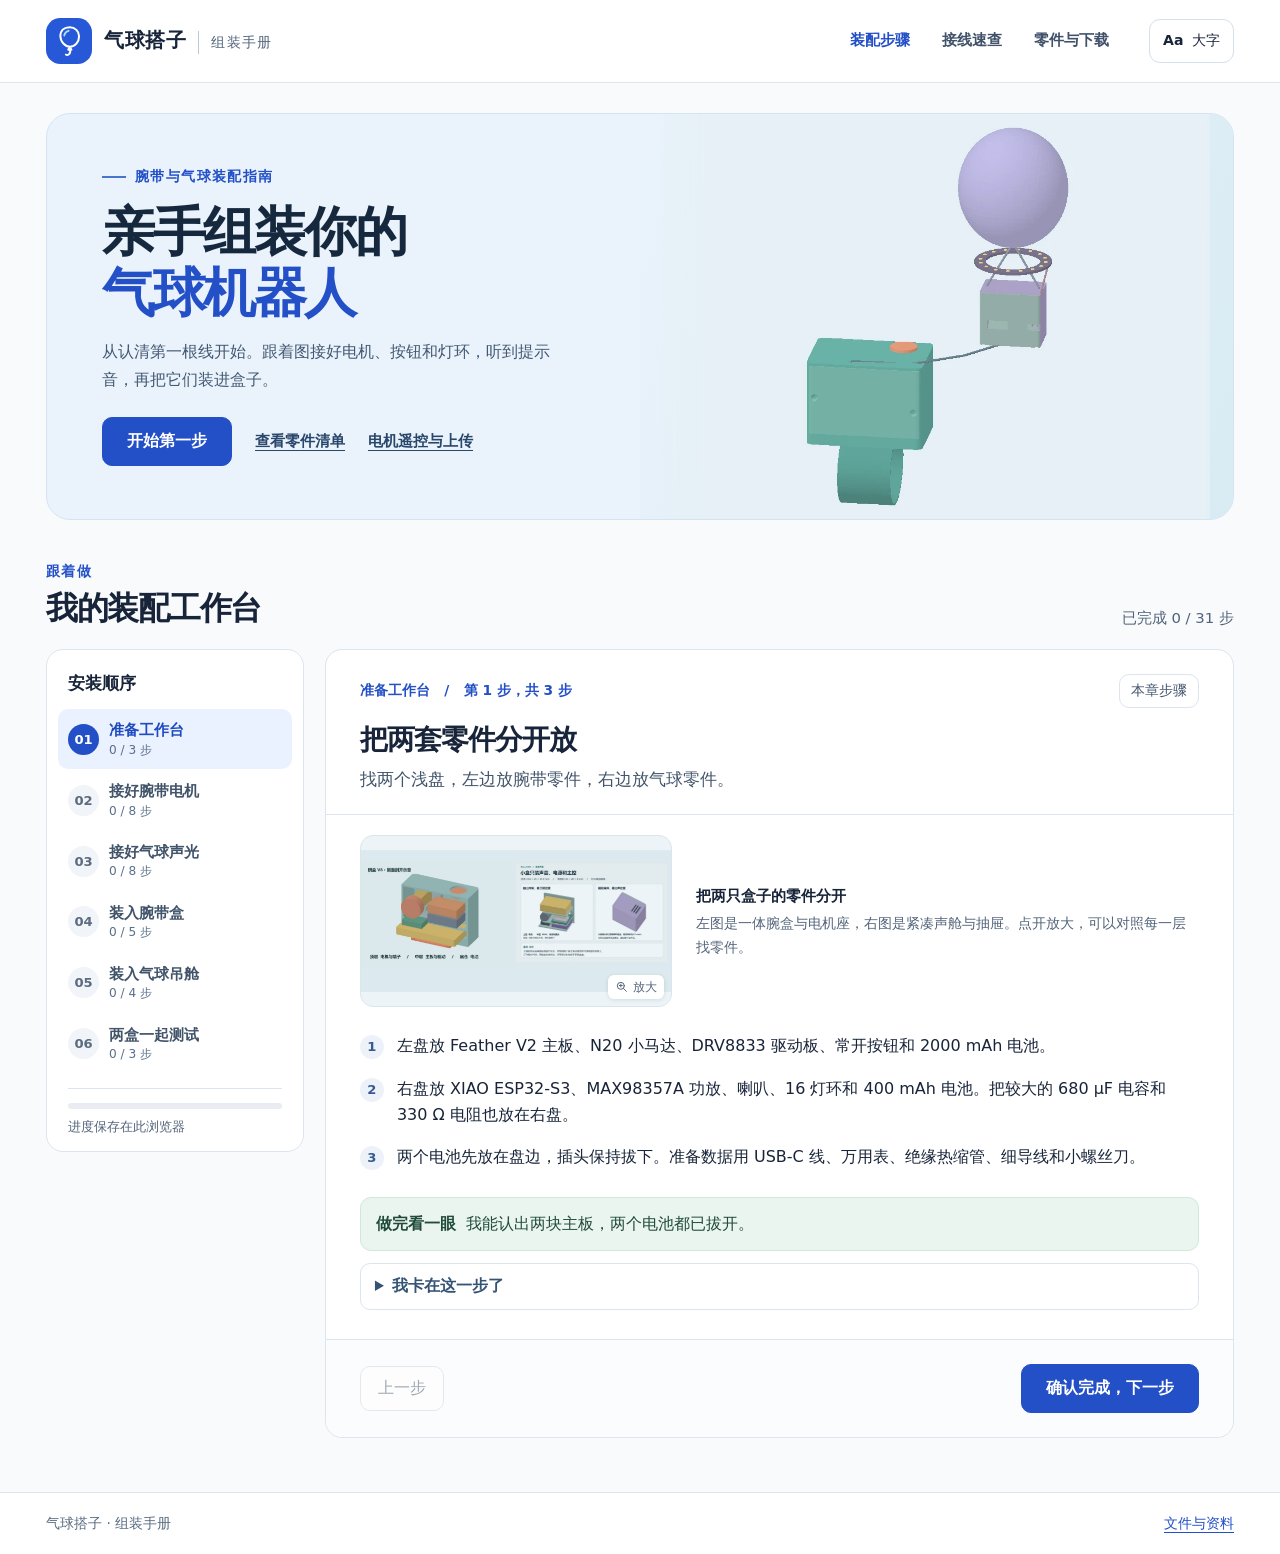
<file: index.html>
<!doctype html>
<html lang="zh-CN">
<head>
 <meta charset="utf-8"><meta name="viewport" content="width=device-width, initial-scale=1">
 <meta name="theme-color" content="#2658d7"><title>气球搭子 · 组装手册</title>
 <meta name="description" content="跟着步骤接好腕带按钮、电机和气球声光吊舱，再亲手把它们装进盒子。">
 <link rel="stylesheet" href="guide.css">
</head>
<body>
 <a href="#main" class="skip">跳到主要内容</a>
 <header><div class="header-inner">
   <a class="brand" href="#home" aria-label="气球搭子 · 首页">
    <svg viewBox="0 0 48 48" width="46" height="46" aria-hidden="true"><rect width="48" height="48" rx="15" fill="#2658d7"/><path d="M25 30c-5 0-10-5.2-10-11.1C15 13 19 9.6 24.7 9.6S34.5 14 34.5 19c0 6.2-4.2 11-9.5 11Zm-.1 0-1.7 3.1h3.3z" fill="none" stroke="white" stroke-width="2.1" stroke-linejoin="round"/><path d="M25 33.4c1.3 4-2.7 6.2-4.3 4.8" fill="none" stroke="white" stroke-width="2" stroke-linecap="round"/><path d="M19.1 18.2c.4-2.6 1.9-4.1 4.5-4.8" fill="none" stroke="#abddff" stroke-width="2" stroke-linecap="round"/></svg>
    <span>气球搭子<small>组装手册</small></span></a>
   <nav aria-label="主导航"><a id="nav-guide" href="#guide">装配步骤</a><a id="nav-wires" href="#wires">接线速查</a><a id="nav-kit" href="#kit">零件与下载</a></nav>
   <button id="zoomText" class="type-button" type="button" aria-pressed="false"><b>Aa</b> 大字</button>
 </div></header>
 <main id="main" class="frame">
   <section id="homeview" aria-label="组装指南">
    <div class="hero">
     <div class="hero-copy"><div class="hero-label"><i></i> 腕带与气球装配指南</div>
      <h1>亲手组装你的<br><em>气球机器人</em></h1>
      <p>从认清第一根线开始。跟着图接好电机、按钮和灯环，听到提示音，再把它们装进盒子。</p>
      <div class="hero-cta"><button id="start" class="primary" type="button">开始第一步</button><a href="#kit">查看零件清单</a><a href="motor-control/">电机遥控与上传</a></div>
     </div>
     <figure class="hero-art"><img src="assets/overview.webp" alt="腕带上的卷线盒与连接在气球下方的声光吊舱，两个模块使用独立电池。"></figure>
    </div>
    <section id="guide" tabindex="-1" class="workspace" aria-label="逐步装配">
      <div class="worktitle"><div><p class="eyebrow">跟着做</p><h2>我的装配工作台</h2></div><span id="progressLabel" class="prog-label"></span></div>
      <div class="workgrid">
       <aside class="rail"><h3>安装顺序</h3><div id="chapters"></div><div class="rail-progress"><progress id="progressBar" max="1" value="0"></progress><small>进度保存在此浏览器</small></div></aside>
       <article class="step-card" id="stepCard" tabindex="-1"><noscript>请在浏览器设置中开启 JavaScript，以使用逐步安装指南。</noscript></article>
      </div>
    </section>
   </section>
   <section id="wiresview" class="secondary" hidden tabindex="-1"><p class="eyebrow">工作台参考</p><h1>接线速查</h1><p class="intro">先选盒子，再逐行对照零件上的字母。表里的名称和装配步骤相同。</p><div class="filterbar" id="wireControls"></div><div id="wireTables"></div></section>
   <section id="kitview" class="secondary" hidden tabindex="-1"><p class="eyebrow">上手前准备</p><h1>零件与下载</h1><p class="intro">把两套零件分开放，拿到一件就勾一件。测试程序和打印文件在清单后面。</p><div id="kitContents"></div></section>
   <section id="doneview" class="secondary" hidden tabindex="-1"><p class="eyebrow">装配记录</p><h1 id="finishTitle">桌面联测完成</h1><p class="intro" id="finishMsg"></p><div id="finishList"></div><a href="#guide" class="primary">回到工作台</a></section>
 </main>
 <footer><div class="frame"><span>气球搭子 · 组装手册</span><a href="#kit">文件与资料</a></div></footer>
 <dialog id="lightbox"><div class="dialogbar"><strong id="dialogTitle">查看结构</strong><button id="closeDialog" type="button">关闭</button></div><img id="dialogImg" alt=""></dialog>
 <script src="wrist-data.js" defer></script><script src="balloon-data.js" defer></script><script src="guide-data.js" defer></script><script src="guide.js" defer></script>
</body></html>
</file>
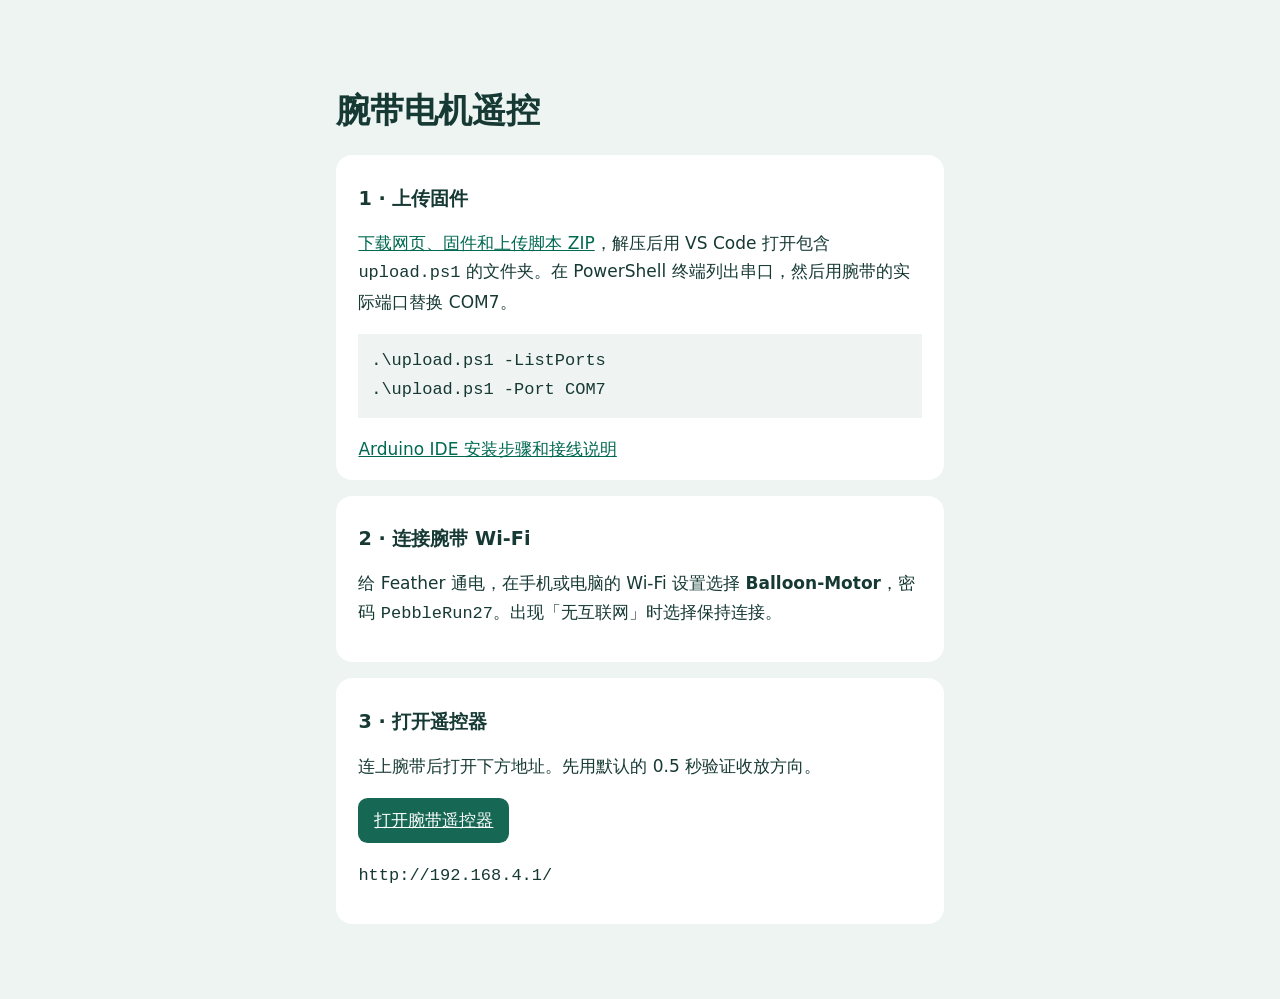
<file: motor-control/index.html>
<!doctype html>
<html lang="zh-CN"><meta charset="utf-8"><meta name="viewport" content="width=device-width,initial-scale=1">
<title>腕带电机 · 上传与连接</title>
<style>body{font:17px/1.7 system-ui,sans-serif;color:#163934;background:#edf4f1;max-width:38rem;margin:5vh auto;padding:1.25rem}section{background:white;border-radius:1rem;padding:1rem 1.4rem;margin:1rem 0}h1,h2{line-height:1.3}h2{font-size:1.2rem}a{color:#006952}pre{overflow:auto;background:#eff4f2;padding:.8rem}.launch{display:inline-block;background:#166753;color:white;padding:.5rem 1rem;border-radius:.6rem}</style>
<h1>腕带电机遥控</h1>
<section><h2>1 · 上传固件</h2><p><a href="https://github.com/vickyyan-rgb/balloon-assembly-guide/raw/refs/heads/main/downloads/Motor-Control-Handoff.zip">下载网页、固件和上传脚本 ZIP</a>，解压后用 VS Code 打开包含 <code>upload.ps1</code> 的文件夹。在 PowerShell 终端列出串口，然后用腕带的实际端口替换 COM7。</p>
<pre>.\upload.ps1 -ListPorts
.\upload.ps1 -Port COM7</pre><a href="https://github.com/vickyyan-rgb/balloon-assembly-guide/blob/main/motor-control/README.md">Arduino IDE 安装步骤和接线说明</a></section>
<section><h2>2 · 连接腕带 Wi-Fi</h2><p>给 Feather 通电，在手机或电脑的 Wi-Fi 设置选择 <b>Balloon-Motor</b>，密码 <code>PebbleRun27</code>。出现「无互联网」时选择保持连接。</p></section>
<section><h2>3 · 打开遥控器</h2><p>连上腕带后打开下方地址。先用默认的 0.5 秒验证收放方向。</p><a class="launch" href="http://192.168.4.1/">打开腕带遥控器</a><p><code>http://192.168.4.1/</code></p></section></html>
</file>
<file: guide.css>
:root{font-size:16px;--ink:#182439;--muted:#53647a;--blue:#234fc7;--line:#dce4ed;--paper:#fff;--pale:#eef4ff;--sans:"Inter","Segoe UI","PingFang SC","Microsoft YaHei",system-ui,sans-serif}
*{box-sizing:border-box}html{scroll-behavior:smooth;scroll-padding-top:20px}body{margin:0;color:var(--ink);background:#f8fafc;font:1rem/1.65 var(--sans);-webkit-font-smoothing:antialiased}body.large{font-size:1.17rem}a{color:var(--blue);text-underline-offset:4px}button,a{touch-action:manipulation}button{font:inherit;cursor:pointer}button:focus-visible,a:focus-visible,summary:focus-visible,input:focus-visible{outline:3px solid #cc7323;outline-offset:4px}button:disabled{cursor:default}.frame,.header-inner{width:min(1250px,calc(100% - 92px));margin:auto}.skip{position:absolute;left:15px;top:-100px;background:white;z-index:5;padding:8px}.skip:focus{top:5px}header{background:var(--paper);border-bottom:1px solid var(--line)}.header-inner{display:flex;align-items:center;gap:40px;min-height:82px}.brand{display:flex;gap:12px;align-items:center;text-decoration:none;color:var(--ink);flex-shrink:0}.brand span{display:flex;align-items:baseline;gap:12px;font-size:1.27rem;font-weight:780;letter-spacing:.03em}.brand small{font-size:.88rem;font-weight:500;letter-spacing:.08em;color:var(--muted);border-left:1px solid #bcc8d6;padding-left:12px}.header-inner nav{margin-left:auto;display:flex;gap:32px}nav a{display:inline-flex;align-items:center;min-height:44px;color:#40516a;text-decoration:none;font-size:.95rem;font-weight:650}nav a:hover,nav a[aria-current=page]{color:var(--blue)}.type-button{border:1px solid #d5e0eb;border-radius:11px;background:white;color:var(--ink);padding:8px 13px;min-height:44px;font-size:.88rem}.type-button b{margin-right:4px}.type-button[aria-pressed=true]{background:var(--pale);color:var(--blue)}
.hero{margin:30px 0 40px;display:grid;grid-template-columns:1fr 1fr;align-items:center;position:relative;overflow:hidden;min-height:365px;background:#eaf3fb;border:1px solid #d6e4f1;border-radius:24px;isolation:isolate}.hero-copy{position:relative;z-index:1;padding:36px 0 38px clamp(26px,4.3vw,66px)}.hero-label,.eyebrow{color:var(--blue);font-size:.86rem;font-weight:730;letter-spacing:.1em}.hero-label{display:flex;align-items:center;gap:9px}.hero-label i{width:24px;height:2px;background:#4774ce}.hero h1,.secondary h1{font-size:clamp(2.35rem,4.15vw,4.05rem);line-height:1.14;letter-spacing:-.045em;margin:14px 0 15px;color:#15283d}.hero h1 em{font-style:normal;color:var(--blue)}.hero p{margin:0;max-width:29em;color:#425873;line-height:1.75}.hero-cta{display:flex;align-items:center;gap:23px;margin-top:23px}.hero-cta>a{font-size:.94rem;font-weight:650;color:#28476b;text-decoration:underline}.primary,.secondary-btn,.text-btn,.jump,.help summary{border-radius:10px;min-height:45px}.primary{display:inline-flex;align-items:center;justify-content:center;background:var(--blue);color:white;border:1px solid var(--blue);padding:10px 24px;text-decoration:none;font-weight:720}.primary:hover{background:#153ea7}.hero-art{margin:0;width:100%;height:100%;min-height:350px;position:relative;display:grid;place-items:center;overflow:hidden;background:radial-gradient(ellipse at 55% 52%,#d9eaf9 0%,#eaf3fb 73%)}.hero-art img{width:100%;height:100%;max-height:405px;object-fit:contain;mix-blend-mode:multiply}.workspace{padding:0 0 54px;outline:none}.worktitle{display:flex;align-items:end;justify-content:space-between;margin-bottom:18px;gap:10px}.eyebrow{margin:0 0 3px}.worktitle h2{margin:0;font-size:clamp(1.65rem,2.5vw,2.25rem);letter-spacing:-.04em;line-height:1.4}.prog-label{color:var(--muted);font-size:.93em}.workgrid{display:grid;grid-template-columns:258px minmax(0,1fr);gap:21px;align-items:start}.rail,.step-card,.table-card,.kit-card,.dl-card,.finish-card{background:white;border:1px solid var(--line);border-radius:17px}.rail{padding:20px 11px 14px;position:sticky;top:14px}.rail h3{margin:0 10px 12px;font-size:1.06em}.chapter{background:none;text-align:left;display:flex;border:0;width:100%;color:#41546a;padding:10px;border-radius:10px;align-items:center;gap:10px;margin:1px 0;min-height:53px;font-size:.96em}.chapter span:nth-child(2){display:grid;line-height:1.45}.chapter small{color:#58708b;font-size:.79em}.chapter b{font-weight:650}.num{height:31px;width:31px;border-radius:50%;display:grid;place-items:center;font:650 .82rem var(--sans);color:#5c6c80;background:#f1f4f8;flex-shrink:0}.chapter[aria-current=step]{background:#eaf1ff;color:#1f4bc1}.chapter[aria-current=step] .num{background:var(--blue);color:white}.chapter.complete .num,.done-color{background:#ddefe8;color:#24604e}.rail-progress{border-top:1px solid var(--line);margin:14px 10px 0;padding-top:14px}.rail-progress progress{display:block;width:100%;height:6px;appearance:none;border:0;border-radius:8px;overflow:hidden;background:#e9edf2}.rail-progress progress::-webkit-progress-bar{background:#e9edf2}.rail-progress progress::-webkit-progress-value{background:#3569ca}.rail-progress progress::-moz-progress-bar{background:#3569ca}.rail-progress small{color:var(--muted);font-size:.8em;display:block;margin-top:7px}
.step-card{overflow:hidden;min-width:0}.step-head,.step-body,.step-foot{padding:24px clamp(20px,2.65vw,38px)}.step-head{border-bottom:1px solid var(--line);padding-bottom:20px}.meta{display:flex;flex-wrap:wrap;gap:10px;align-items:center;justify-content:space-between}.meta>span{font-size:.86em;color:var(--blue);font-weight:720}.jump{min-height:34px;border:1px solid var(--line);background:#fff;padding:4px 11px;font-size:.85em;color:#43566d}.step-head h2{font-size:clamp(1.48em,2.2vw,1.95em);letter-spacing:-.035em;margin:12px 0 6px;line-height:1.45}.action{margin:0;color:#42546a;font-size:1.06em}.step-body{padding-top:20px;padding-bottom:19px}.illustration{margin:0 0 18px;display:grid;grid-template-columns:minmax(195px,.9fr) 1.45fr;align-items:center;gap:24px}.art-btn{width:100%;background:#edf4f7;border:1px solid #dbe5ed;border-radius:13px;overflow:hidden;display:grid;position:relative;padding:0;min-height:140px}.art-btn img{width:100%;height:170px;object-fit:contain;mix-blend-mode:multiply}.zoommark{position:absolute;bottom:7px;right:7px;display:flex;align-items:center;gap:4px;background:#fff;border-radius:6px;color:var(--muted);padding:2px 7px;font-size:.77em;box-shadow:0 1px 4px #20436222}.zoommark svg{width:14px;height:14px}.figure-caption{font-size:.88em;line-height:1.65;color:var(--muted)}.figure-caption strong{color:var(--ink);display:block;font-size:1.07em;margin-bottom:4px}.steps-list{padding:0;list-style:none;counter-reset:actions;margin:0}.steps-list li{counter-increment:actions;display:flex;align-items:baseline;gap:13px;padding:8px 0}.steps-list li:before{content:counter(actions);font-size:.82em;flex:0 0 24px;height:24px;line-height:24px;text-align:center;background:#edf2fa;color:#375b90;font-weight:700;border-radius:50%}
.wirepanel{border:1px solid #dbe3ed;border-radius:12px;overflow:hidden;margin:14px 0 10px}.wirepanel h3,.wirepanel h4{font-size:.92em;background:#eff4fa;margin:0;padding:9px 14px}.wire-row{display:grid;grid-template-columns:minmax(0,1fr) 45px minmax(0,1fr);align-items:center;gap:10px;padding:8px 14px;border-top:1px solid var(--line);font-size:.94em;overflow-wrap:anywhere}.wire-row b{font-size:.88em;color:#495a70;font-weight:500}.trace{height:2px;background:var(--wire,#6183ab);position:relative}.trace:before,.trace:after{content:"";position:absolute;background:var(--wire,#6183ab);width:6px;height:6px;border-radius:50%;top:-2px}.trace:before{left:0}.trace:after{right:0}.check{display:flex;align-items:start;gap:10px;padding:13px 15px;background:#eaf5f0;border:1px solid #d0e8da;border-radius:11px;margin:18px 0 12px;color:#214b3c}.check b{white-space:nowrap}.help,.steplist{border:1px solid var(--line);border-radius:10px;margin:10px 0}.help summary,.steplist summary{color:#355475;cursor:pointer;padding:9px 14px;font-weight:650}.help p{margin:0;padding:0 15px 15px;color:var(--muted)}.steplist{margin:13px 0 0}.steplist ol{padding:0 15px 5px 35px}.steplist li{padding:1px 0}.steplist button{border:0;background:transparent;color:var(--blue);text-align:left;min-height:36px}.steplist [aria-current=step]{font-weight:800}.step-foot{border-top:1px solid var(--line);display:flex;justify-content:space-between;gap:12px;align-items:center;background:#fbfcfe}.secondary-btn{color:#394e65;border:1px solid #c7d3e2;background:#fff;padding:7px 17px}.secondary-btn:disabled{opacity:.48}.text-btn{border:0;background:none;color:var(--blue);font-weight:650;padding:6px 0}.download-inline{display:inline-flex;align-items:center;gap:8px;margin:8px 0 4px;font-weight:650}.download-inline svg,.dl-card svg{width:18px;height:18px;flex-shrink:0}
.secondary{padding:40px 0 60px;min-height:72vh;outline:none}.secondary h1{font-size:clamp(2.15em,4vw,3.2em)}.intro{font-size:1.08em;color:var(--muted);max-width:800px;margin:0 0 24px}.filterbar{display:flex;gap:8px;margin:24px 0}.filterbar button{padding:9px 19px;border-radius:24px;border:1px solid #cbd7e4;background:white;color:var(--ink)}.filterbar [aria-pressed=true]{background:var(--blue);border-color:var(--blue);color:white}.table-card{padding:20px 25px;margin-bottom:14px}.table-card h3{margin:0 0 8px}.table-card .text-btn{font-size:.89em}.table-card .wire-row:first-child{border-top:0}.kit-grid{display:grid;grid-template-columns:1fr 1fr 1fr;gap:15px}.kit-card{padding:17px 20px}.kit-card h3,.resource-title{margin:0 0 12px}.kit-card label{display:flex;align-items:baseline;gap:10px;border-top:1px solid var(--line);padding:10px 0;cursor:pointer}.kit-card input{accent-color:var(--blue);height:17px;width:17px;flex-shrink:0}.kit-card label:has(input:checked){color:#60776b}.resource-title{margin-top:28px;font-size:1.38em}.dl-grid{display:grid;grid-template-columns:repeat(2,1fr);gap:12px}.dl-card{display:flex;align-items:center;justify-content:space-between;text-decoration:none;color:var(--ink);padding:14px 20px}.dl-card b,.dl-card small{display:block}.dl-card small{color:var(--muted)}.sources{color:var(--muted);display:flex;gap:12px 22px;flex-wrap:wrap}.finish-card{padding:16px 20px;display:flex;justify-content:space-between;align-items:center;margin-bottom:8px}.secondary>.primary{margin-top:15px}footer{border-top:1px solid var(--line);background:white;color:#586b80;font-size:.87em}footer .frame{display:flex;justify-content:space-between;padding:19px 0}dialog{border:0;border-radius:16px;max-width:min(92vw,1100px);width:100%;max-height:95vh;padding:15px 20px;color:var(--ink)}dialog::backdrop{background:#17273bd9}.dialogbar{display:flex;align-items:center;justify-content:space-between;padding-bottom:8px}.dialogbar button{border:1px solid var(--line);border-radius:6px;padding:4px 12px;background:white;min-height:42px}dialog img{display:block;object-fit:contain;max-height:78vh;width:100%}[hidden]{display:none!important}
@media(max-width:950px){.frame,.header-inner{width:calc(100% - 40px)}.header-inner{gap:22px}.header-inner nav{gap:17px}.workgrid{grid-template-columns:205px minmax(0,1fr)}.kit-grid{grid-template-columns:1fr 1fr}.hero-copy{padding-left:29px}.hero-art{min-height:300px}.illustration{gap:14px}}
@media(max-width:700px){.frame,.header-inner{width:calc(100% - 26px)}.header-inner{min-height:0;display:grid;grid-template-columns:1fr auto;gap:0 12px;padding-top:10px}.brand svg{width:36px;height:36px}.brand span{font-size:1.08rem;gap:8px}.brand small{font-size:.81rem;padding-left:8px}.header-inner nav{grid-column:1/-1;grid-row:2;margin:3px 0 0;justify-content:space-between;gap:8px}.header-inner nav a{min-height:41px}.type-button{grid-row:1;grid-column:2;padding:4px 8px;min-height:35px}.hero{margin:15px 0 23px;border-radius:16px;min-height:0;grid-template-columns:1fr}.hero-copy{padding:23px 23px 0}.hero h1{font-size:2.6rem;margin:9px 0}.hero h1 br{display:none}.hero-cta{margin-top:14px}.hero-art{min-height:0;height:176px}.hero-art img{height:176px}.workgrid,.kit-grid,.dl-grid{grid-template-columns:1fr}.workgrid{gap:10px}.rail{position:static;padding:10px}.rail h3,.rail-progress{display:none}#chapters{display:grid;grid-template-columns:repeat(3,1fr);gap:2px}.chapter{font-size:.82em;min-height:42px;padding:4px;gap:5px;justify-content:center}.chapter .num{height:19px;width:19px;font-size:.69rem}.chapter small{display:none}.worktitle{margin-bottom:10px}.worktitle .eyebrow{display:none}.prog-label{font-size:.8em}.step-head,.step-body,.step-foot{padding:15px}.illustration{grid-template-columns:44% 1fr;gap:12px;margin-bottom:9px}.art-btn{min-height:110px}.art-btn img{height:110px}.step-foot .primary{padding:8px 12px}.wire-row{grid-template-columns:1fr 20px 1fr;padding:8px;gap:7px}.table-card{padding:14px}.secondary{padding-top:23px}.hero-label{font-size:.8rem}.check{display:block}.check b{margin-right:5px}.steps-list li{gap:9px}.secondary .intro{margin-bottom:15px}.workspace{padding-bottom:28px}}
@media(prefers-reduced-motion:reduce){html{scroll-behavior:auto}*{transition:none!important}}
.wire-row.tick-row{grid-template-columns:22px minmax(0,1fr) 40px minmax(0,1fr);cursor:pointer;min-height:46px}.tick-row input{width:18px;height:18px;accent-color:var(--blue)}.tick-row:has(input:checked){background:#edf7f1}.hero-art{background:linear-gradient(115deg,#eaf3fb,#d8ebf3)}.hero-art img{mix-blend-mode:normal;mask-image:linear-gradient(90deg,transparent,#000 12%,#000 95%,transparent)}
@media(max-width:700px){.wire-row.tick-row{grid-template-columns:17px 1fr 18px 1fr}.hero-art{background:#eaf3fb}.hero-art img{mask-image:linear-gradient(0deg,#000 87%,transparent)}}
</file>
